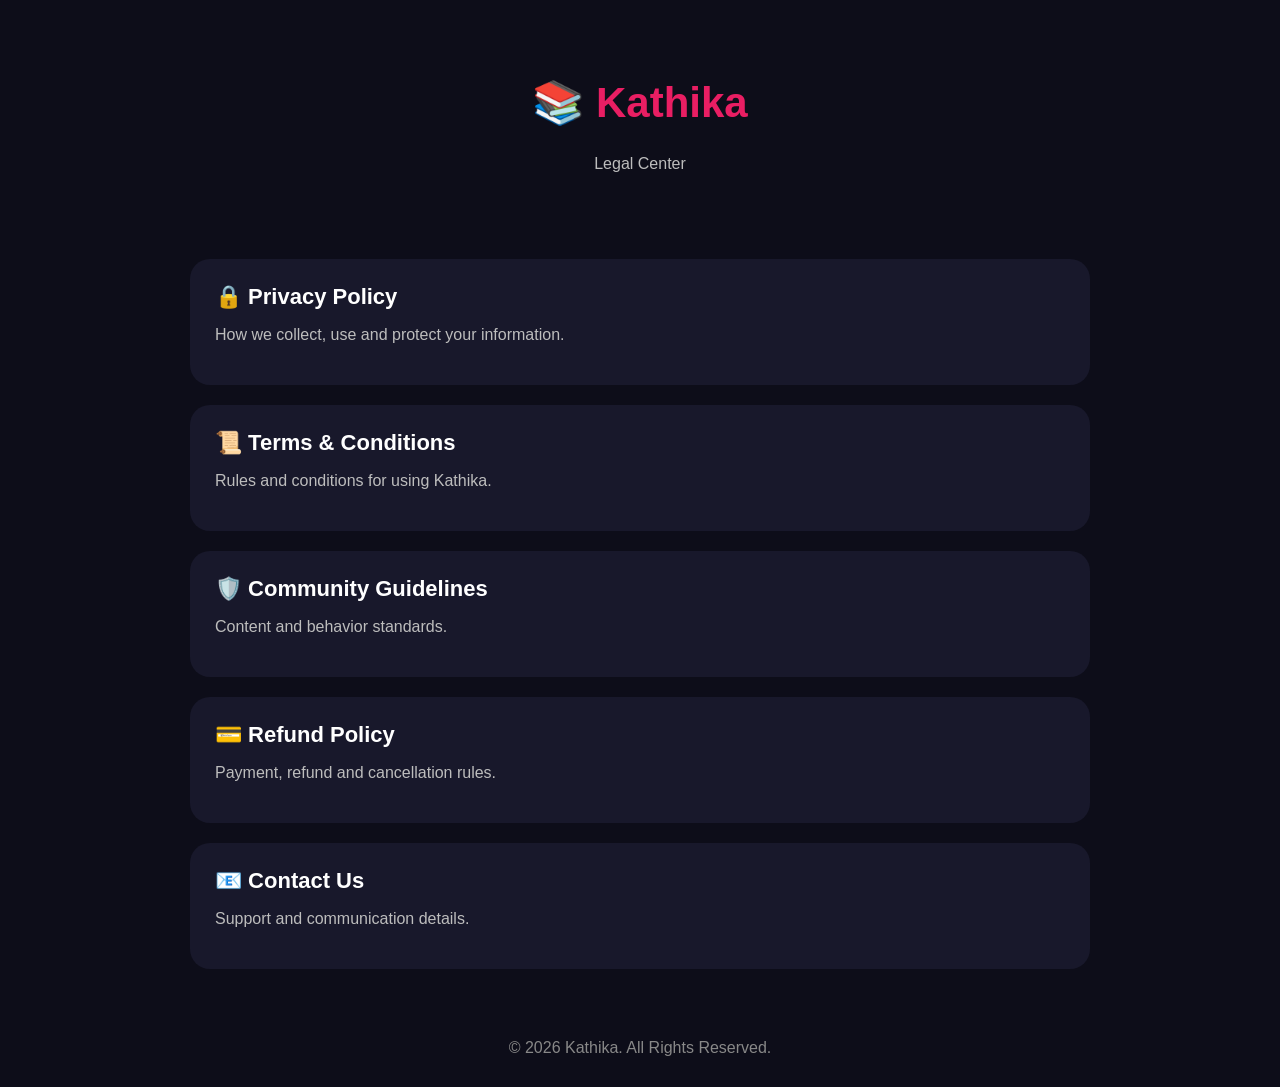
<file: index.html>
<!DOCTYPE html>
<html>
<head>
<meta charset="UTF-8">
<meta name="viewport" content="width=device-width, initial-scale=1.0">
<title>Kathika Legal Center</title>

<style>
body{
    margin:0;
    background:#0D0D19;
    color:white;
    font-family:Segoe UI,sans-serif;
}

.header{
    text-align:center;
    padding:50px 20px;
}

.header h1{
    color:#E91E63;
    font-size:42px;
}

.header p{
    color:#BDBDBD;
}

.container{
    max-width:900px;
    margin:auto;
    padding:20px;
}

.card{
    background:#18182B;
    border-radius:20px;
    padding:25px;
    margin-bottom:20px;
    transition:.3s;
}

.card:hover{
    transform:translateY(-3px);
}

.card a{
    color:white;
    text-decoration:none;
    font-size:22px;
    font-weight:bold;
}

.card p{
    color:#BDBDBD;
}

.footer{
    text-align:center;
    padding:30px;
    color:#888;
}
</style>
</head>

<body>

<div class="header">
<h1>📚 Kathika</h1>
<p>Legal Center</p>
</div>

<div class="container">

<div class="card">
<a href="privacy-policy.html">🔒 Privacy Policy</a>
<p>How we collect, use and protect your information.</p>
</div>

<div class="card">
<a href="terms-and-conditions.html">📜 Terms & Conditions</a>
<p>Rules and conditions for using Kathika.</p>
</div>

<div class="card">
<a href="community-guidelines.html">🛡️ Community Guidelines</a>
<p>Content and behavior standards.</p>
</div>

<div class="card">
<a href="refund-policy.html">💳 Refund Policy</a>
<p>Payment, refund and cancellation rules.</p>
</div>

<div class="card">
<a href="contact-us.html">📧 Contact Us</a>
<p>Support and communication details.</p>
</div>

</div>

<div class="footer">
© 2026 Kathika. All Rights Reserved.
</div>

</body>
</html>
</file>
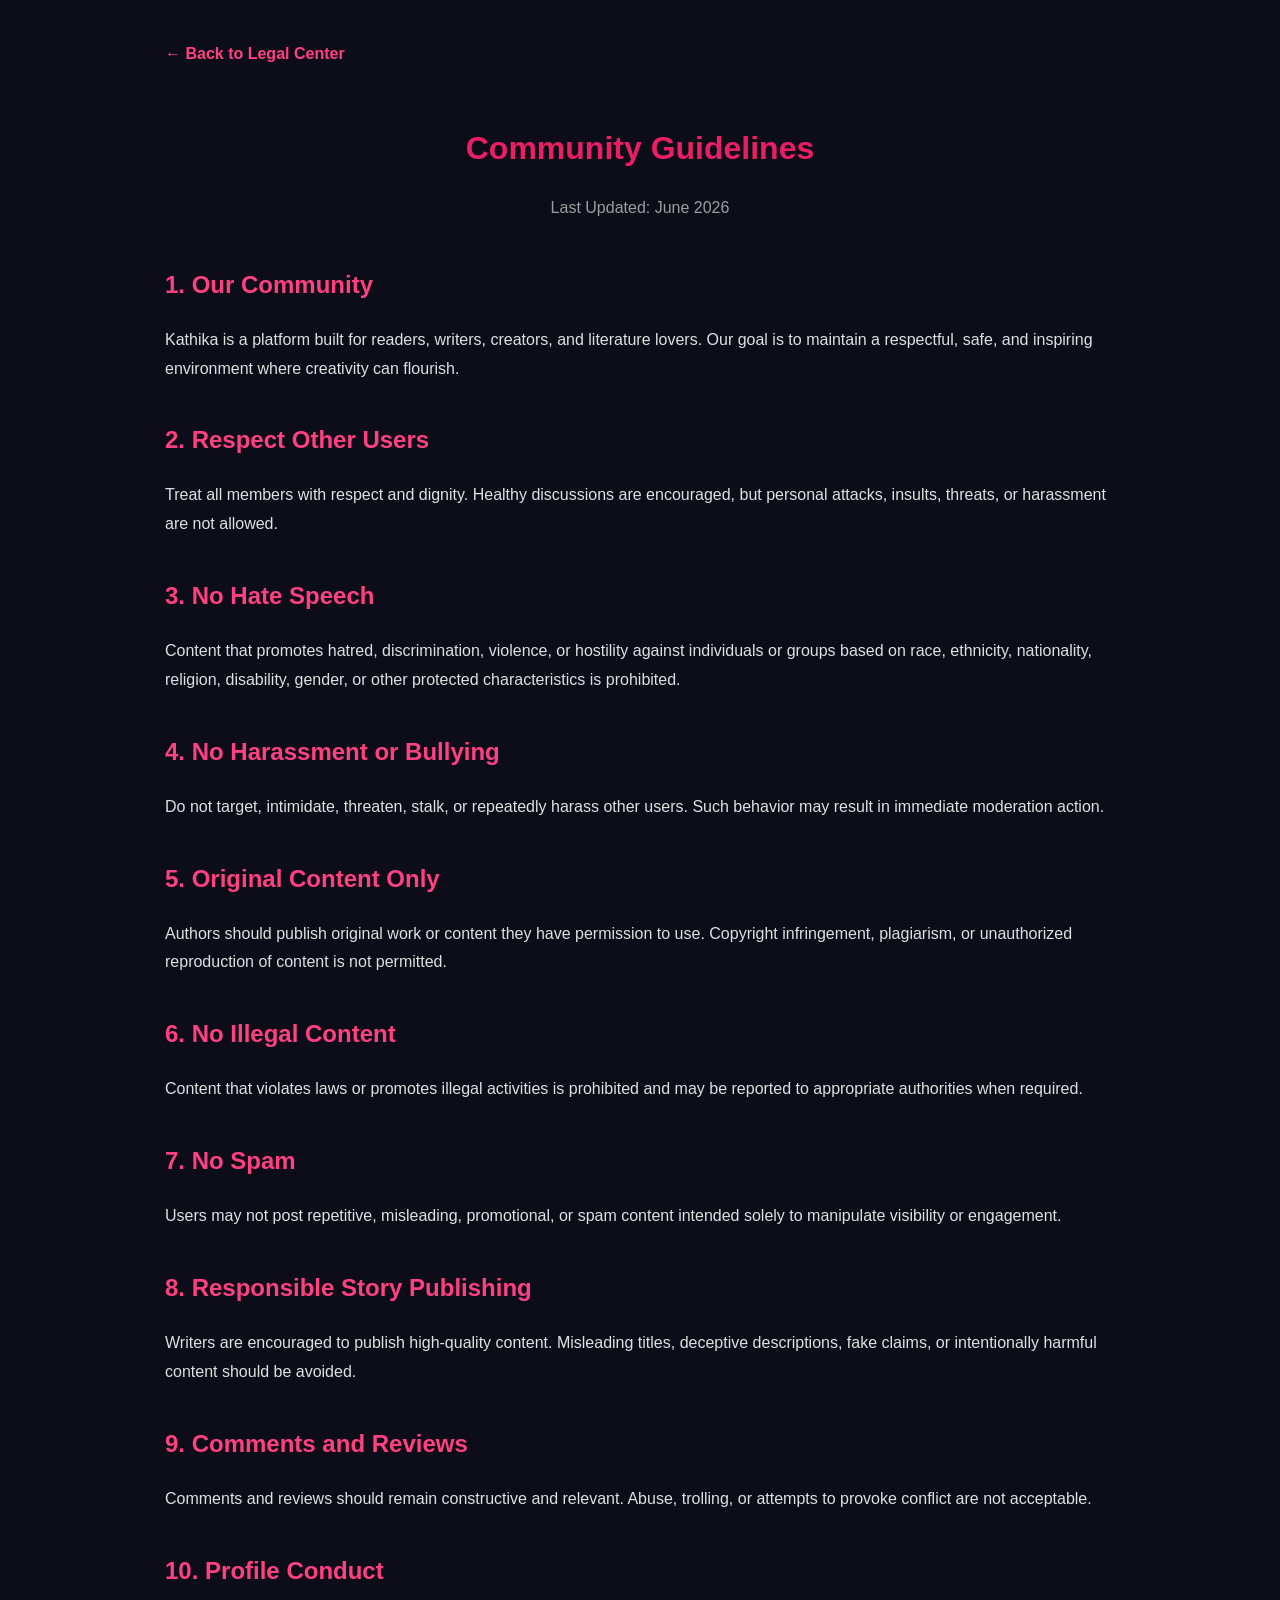
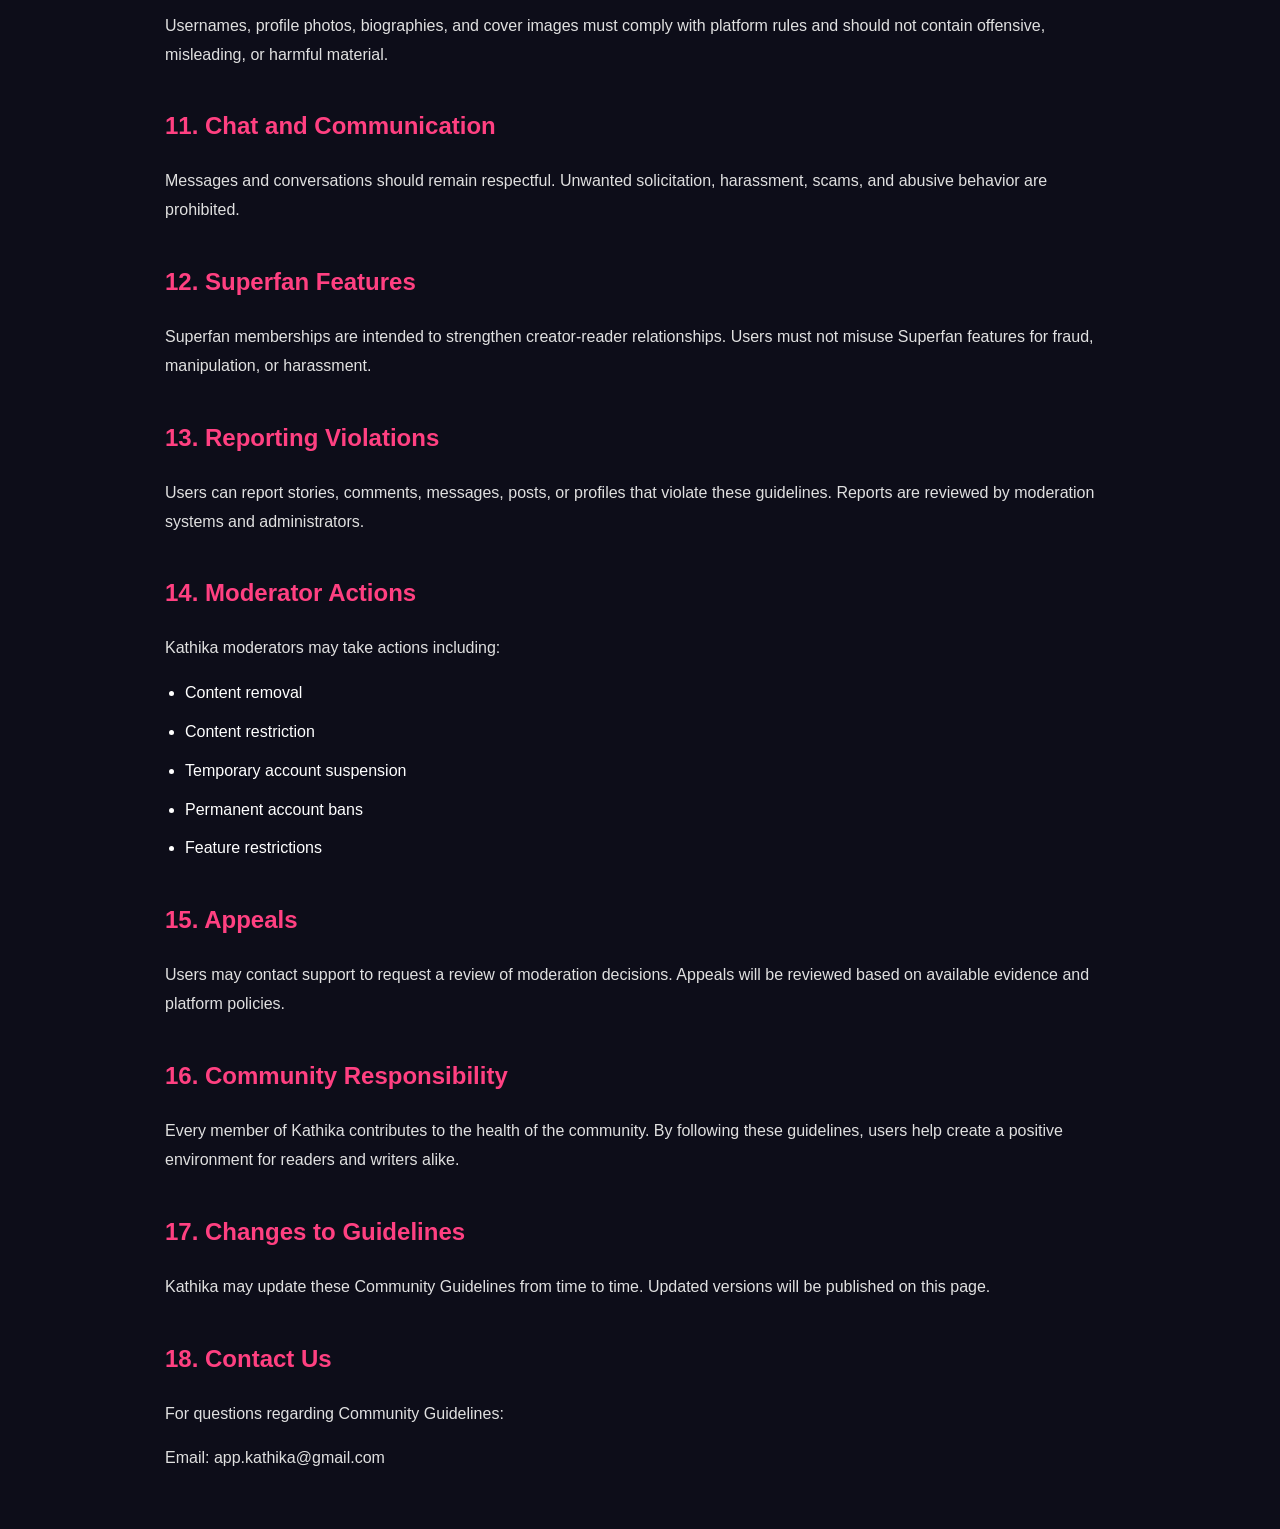
<file: community-guidelines.html>
<!DOCTYPE html>

<html lang="en">
<head>
<meta charset="UTF-8">
<meta name="viewport" content="width=device-width, initial-scale=1.0">
<title>Community Guidelines - Kathika</title>
<link rel="stylesheet" href="style.css">
</head>
<body>

<div class="container">

<a href="index.html" class="back-btn">← Back to Legal Center</a>

<h1>Community Guidelines</h1>

<p class="updated">Last Updated: June 2026</p>

<h2>1. Our Community</h2>
<p>
Kathika is a platform built for readers, writers, creators, and literature lovers. Our goal is to maintain a respectful, safe, and inspiring environment where creativity can flourish.
</p>

<h2>2. Respect Other Users</h2>
<p>
Treat all members with respect and dignity. Healthy discussions are encouraged, but personal attacks, insults, threats, or harassment are not allowed.
</p>

<h2>3. No Hate Speech</h2>
<p>
Content that promotes hatred, discrimination, violence, or hostility against individuals or groups based on race, ethnicity, nationality, religion, disability, gender, or other protected characteristics is prohibited.
</p>

<h2>4. No Harassment or Bullying</h2>
<p>
Do not target, intimidate, threaten, stalk, or repeatedly harass other users. Such behavior may result in immediate moderation action.
</p>

<h2>5. Original Content Only</h2>
<p>
Authors should publish original work or content they have permission to use. Copyright infringement, plagiarism, or unauthorized reproduction of content is not permitted.
</p>

<h2>6. No Illegal Content</h2>
<p>
Content that violates laws or promotes illegal activities is prohibited and may be reported to appropriate authorities when required.
</p>

<h2>7. No Spam</h2>
<p>
Users may not post repetitive, misleading, promotional, or spam content intended solely to manipulate visibility or engagement.
</p>

<h2>8. Responsible Story Publishing</h2>
<p>
Writers are encouraged to publish high-quality content. Misleading titles, deceptive descriptions, fake claims, or intentionally harmful content should be avoided.
</p>

<h2>9. Comments and Reviews</h2>
<p>
Comments and reviews should remain constructive and relevant. Abuse, trolling, or attempts to provoke conflict are not acceptable.
</p>

<h2>10. Profile Conduct</h2>
<p>
Usernames, profile photos, biographies, and cover images must comply with platform rules and should not contain offensive, misleading, or harmful material.
</p>

<h2>11. Chat and Communication</h2>
<p>
Messages and conversations should remain respectful. Unwanted solicitation, harassment, scams, and abusive behavior are prohibited.
</p>

<h2>12. Superfan Features</h2>
<p>
Superfan memberships are intended to strengthen creator-reader relationships. Users must not misuse Superfan features for fraud, manipulation, or harassment.
</p>

<h2>13. Reporting Violations</h2>
<p>
Users can report stories, comments, messages, posts, or profiles that violate these guidelines. Reports are reviewed by moderation systems and administrators.
</p>

<h2>14. Moderator Actions</h2>
<p>
Kathika moderators may take actions including:
</p>

<ul>
<li>Content removal</li>
<li>Content restriction</li>
<li>Temporary account suspension</li>
<li>Permanent account bans</li>
<li>Feature restrictions</li>
</ul>

<h2>15. Appeals</h2>
<p>
Users may contact support to request a review of moderation decisions. Appeals will be reviewed based on available evidence and platform policies.
</p>

<h2>16. Community Responsibility</h2>
<p>
Every member of Kathika contributes to the health of the community. By following these guidelines, users help create a positive environment for readers and writers alike.
</p>

<h2>17. Changes to Guidelines</h2>
<p>
Kathika may update these Community Guidelines from time to time. Updated versions will be published on this page.
</p>

<h2>18. Contact Us</h2>
<p>
For questions regarding Community Guidelines:
</p>

<p>
Email: app.kathika@gmail.com
</p>

</div>

</body>
</html>
</file>
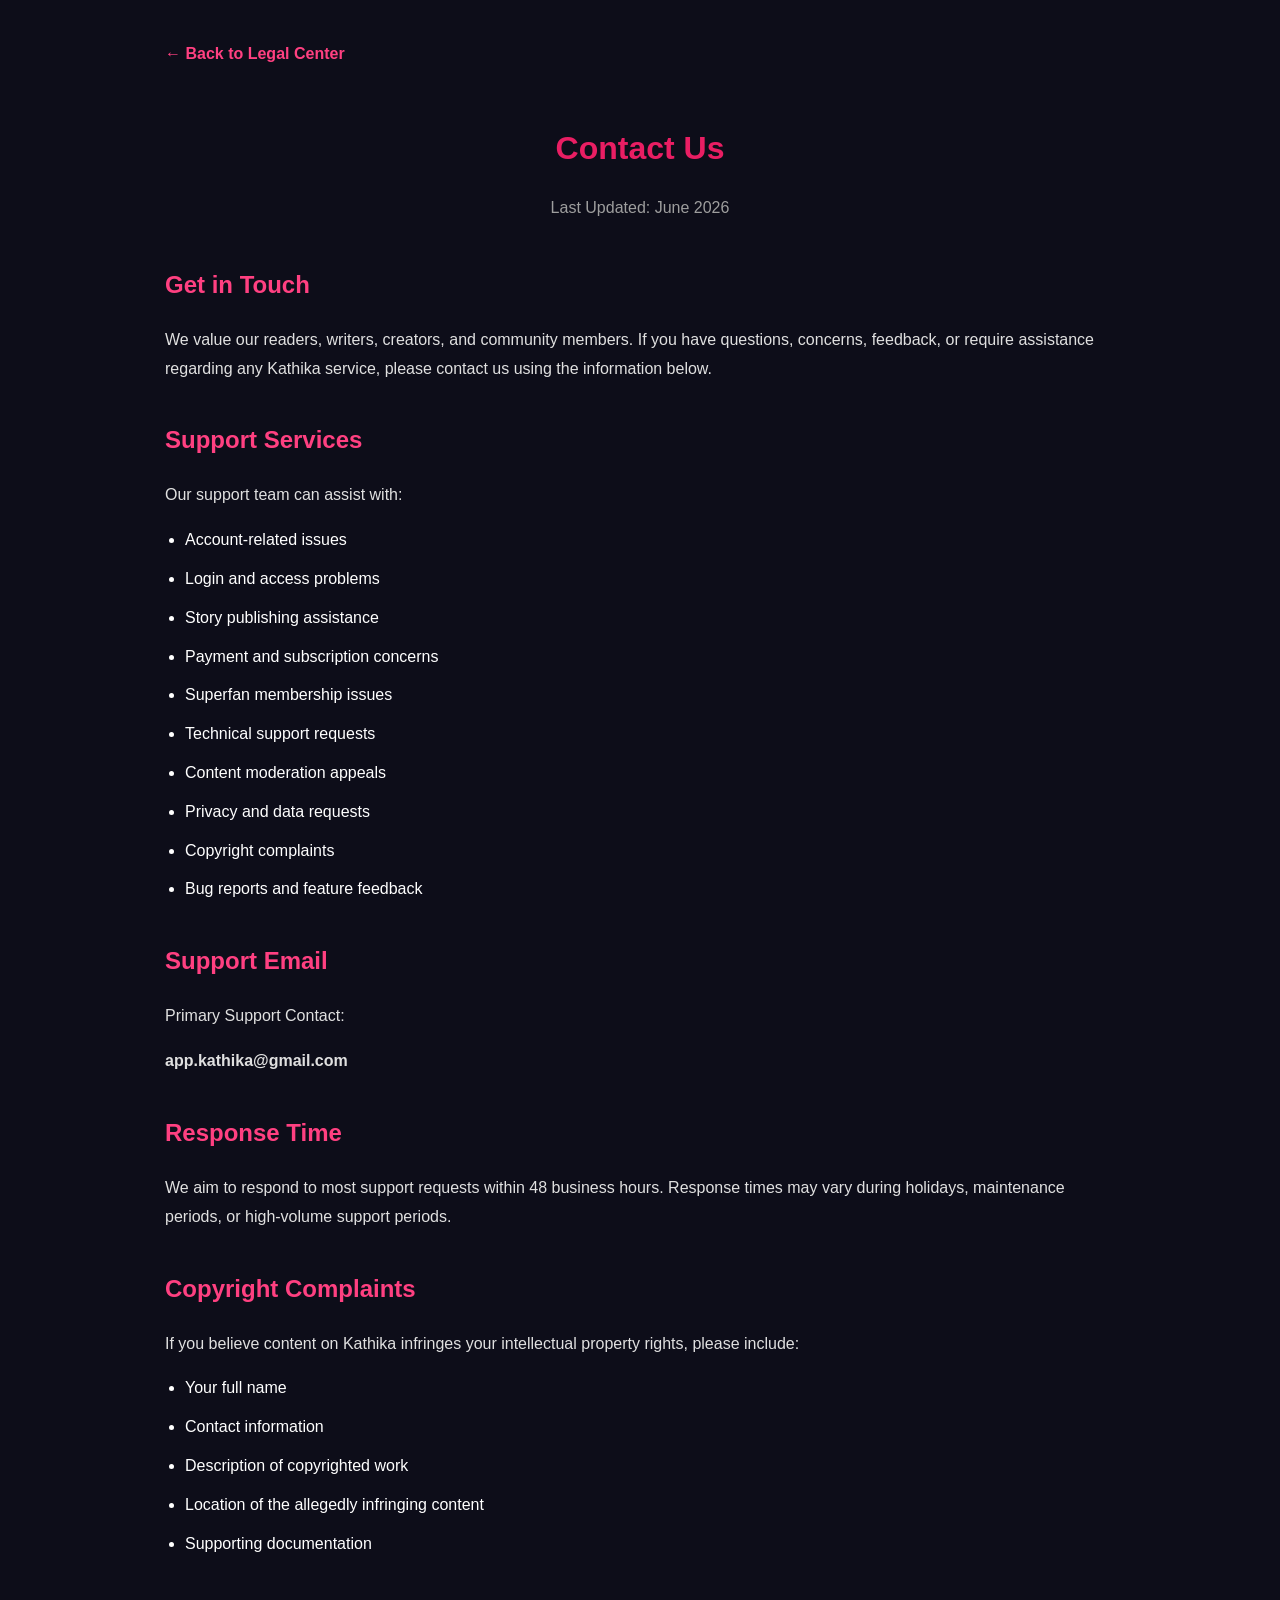
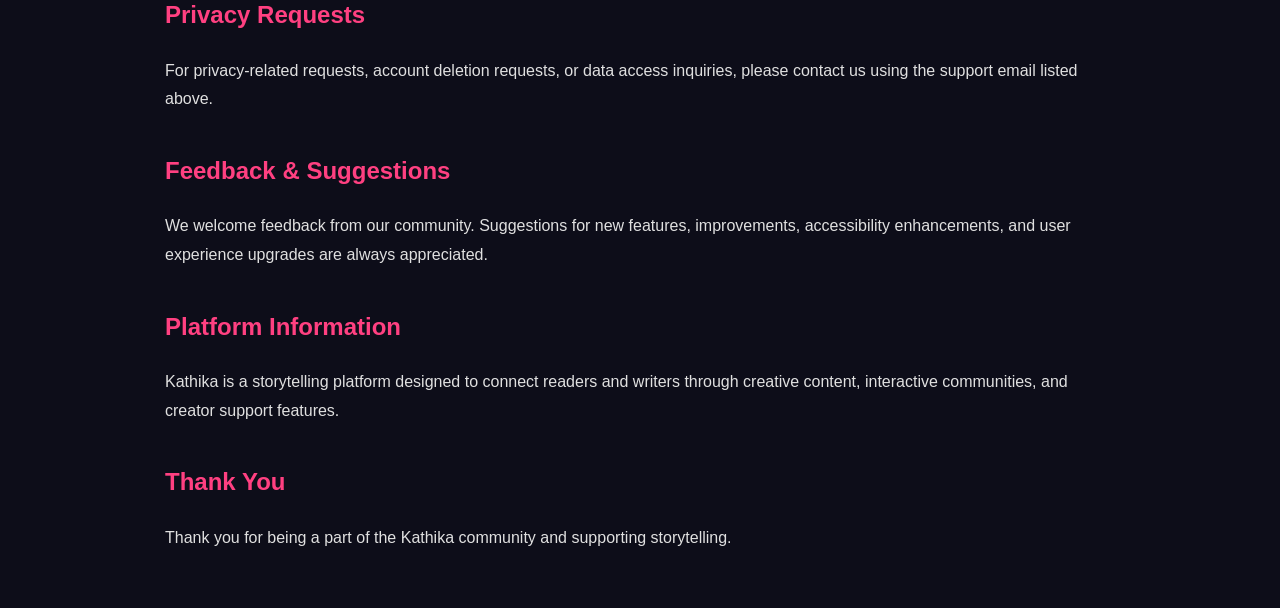
<file: contact-us.html>
<!DOCTYPE html>

<html lang="en">
<head>
<meta charset="UTF-8">
<meta name="viewport" content="width=device-width, initial-scale=1.0">
<title>Contact Us - Kathika</title>
<link rel="stylesheet" href="style.css">
</head>
<body>

<div class="container">

<a href="index.html" class="back-btn">← Back to Legal Center</a>

<h1>Contact Us</h1>

<p class="updated">Last Updated: June 2026</p>

<h2>Get in Touch</h2>

<p>
We value our readers, writers, creators, and community members. If you have questions, concerns, feedback, or require assistance regarding any Kathika service, please contact us using the information below.
</p>

<h2>Support Services</h2>

<p>
Our support team can assist with:
</p>

<ul>
<li>Account-related issues</li>
<li>Login and access problems</li>
<li>Story publishing assistance</li>
<li>Payment and subscription concerns</li>
<li>Superfan membership issues</li>
<li>Technical support requests</li>
<li>Content moderation appeals</li>
<li>Privacy and data requests</li>
<li>Copyright complaints</li>
<li>Bug reports and feature feedback</li>
</ul>

<h2>Support Email</h2>

<p>
Primary Support Contact:
</p>

<p>
<strong>app.kathika@gmail.com</strong>
</p>

<h2>Response Time</h2>

<p>
We aim to respond to most support requests within 48 business hours. Response times may vary during holidays, maintenance periods, or high-volume support periods.
</p>

<h2>Copyright Complaints</h2>

<p>
If you believe content on Kathika infringes your intellectual property rights, please include:
</p>

<ul>
<li>Your full name</li>
<li>Contact information</li>
<li>Description of copyrighted work</li>
<li>Location of the allegedly infringing content</li>
<li>Supporting documentation</li>
</ul>

<h2>Privacy Requests</h2>

<p>
For privacy-related requests, account deletion requests, or data access inquiries, please contact us using the support email listed above.
</p>

<h2>Feedback & Suggestions</h2>

<p>
We welcome feedback from our community. Suggestions for new features, improvements, accessibility enhancements, and user experience upgrades are always appreciated.
</p>

<h2>Platform Information</h2>

<p>
Kathika is a storytelling platform designed to connect readers and writers through creative content, interactive communities, and creator support features.
</p>

<h2>Thank You</h2>

<p>
Thank you for being a part of the Kathika community and supporting storytelling.
</p>

</div>

</body>
</html>
</file>
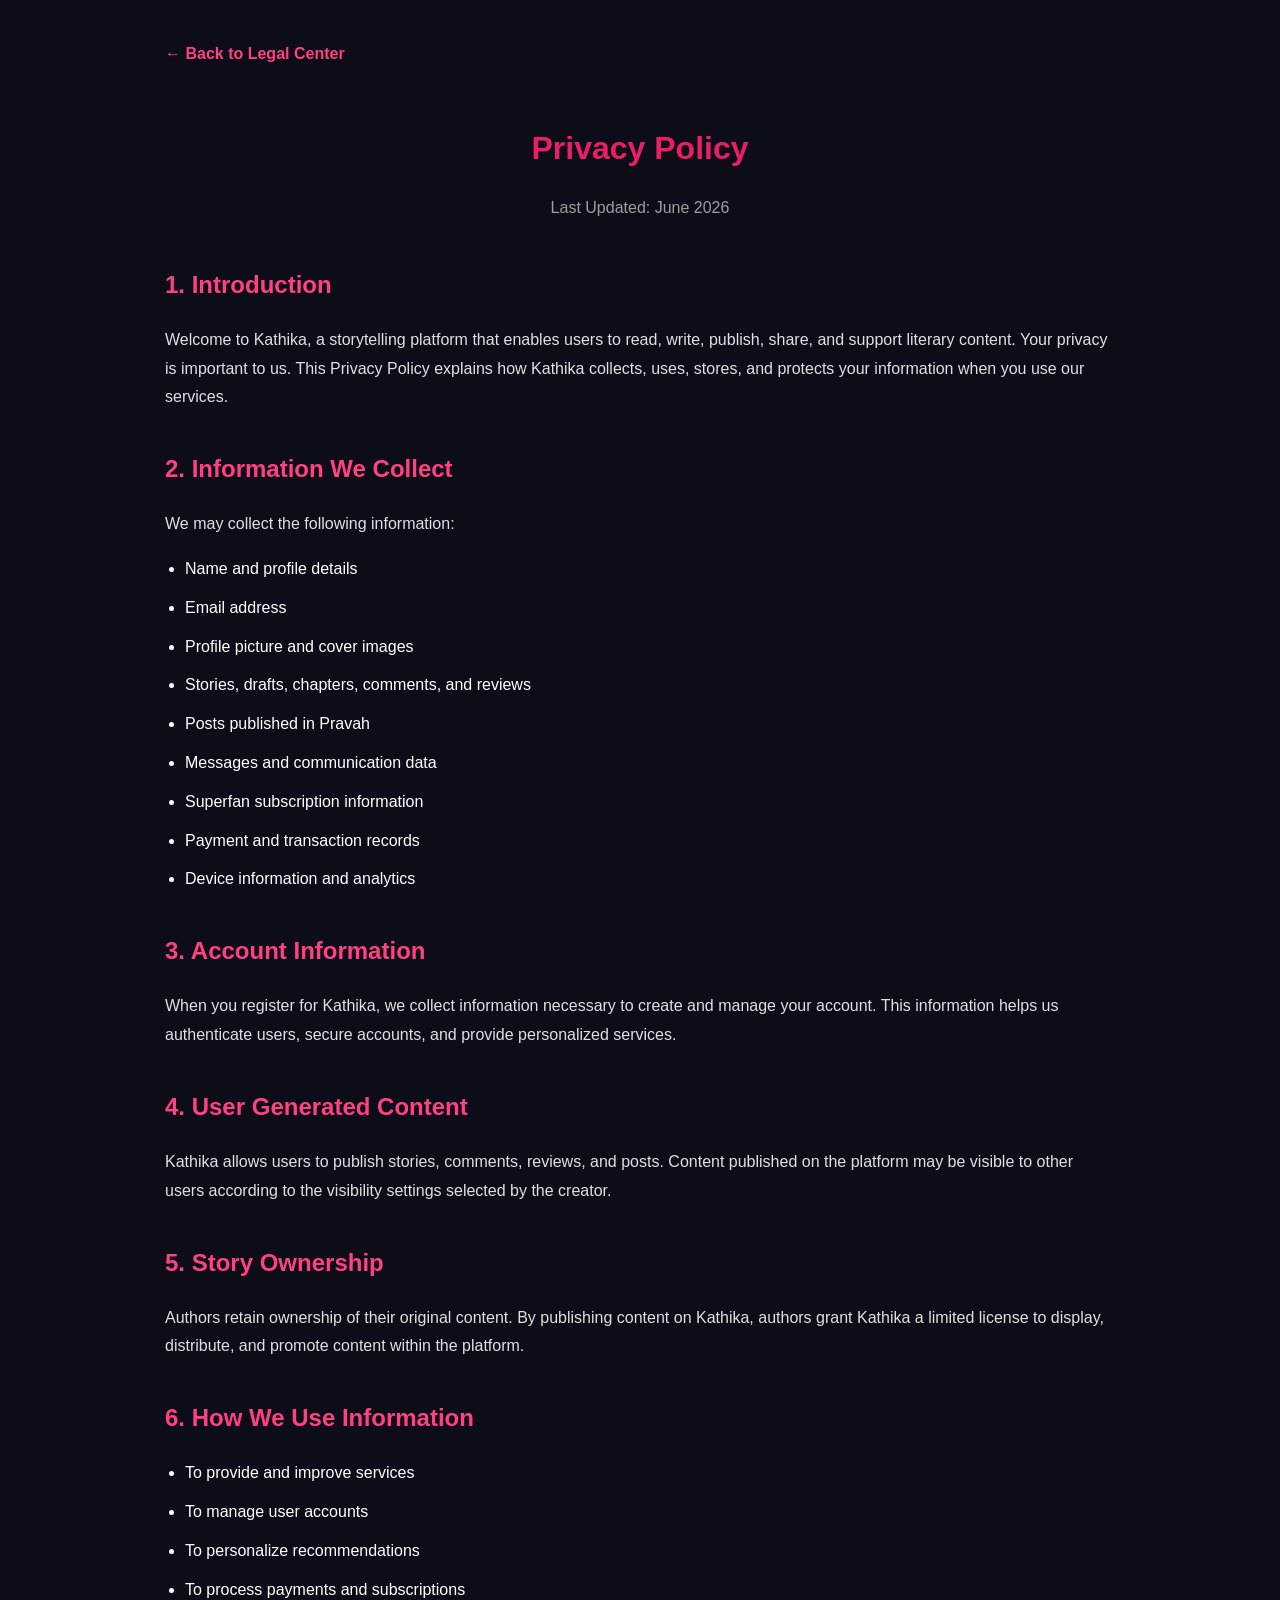
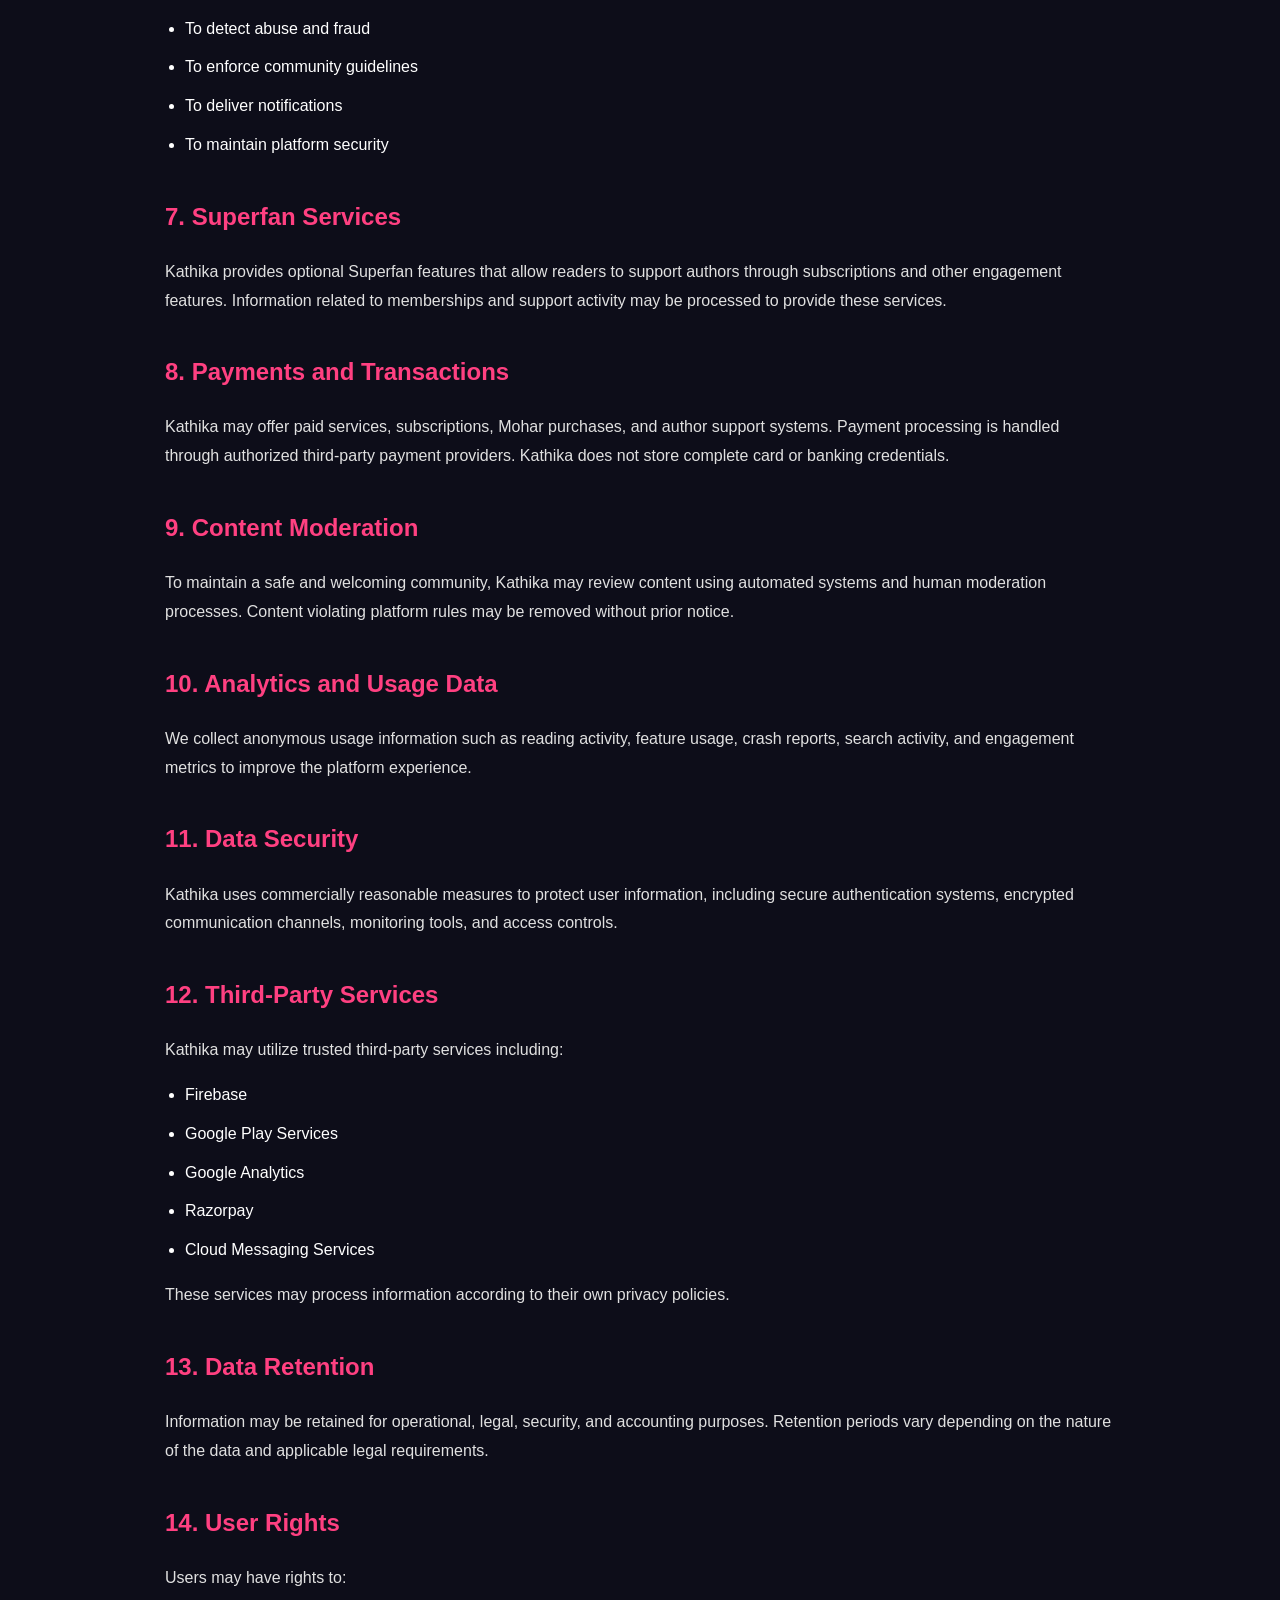
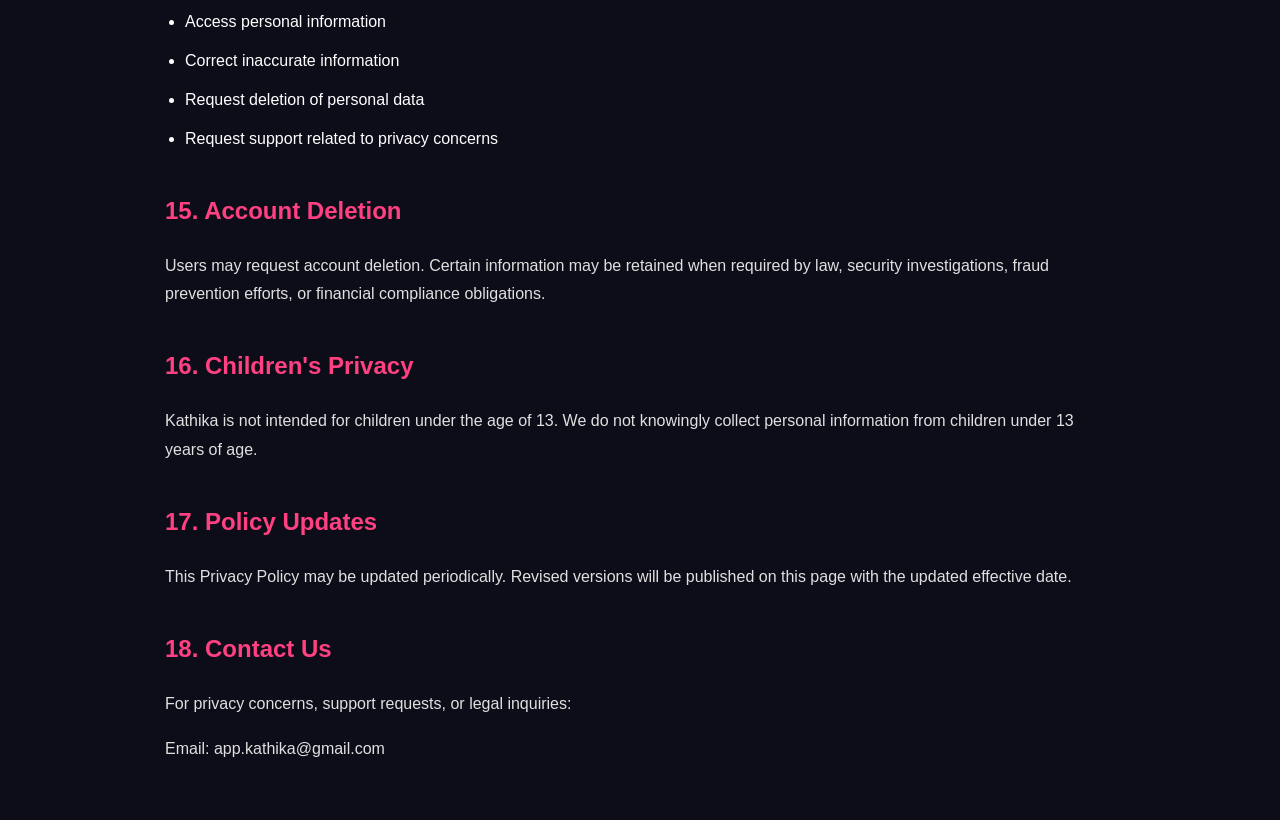
<file: privacy-policy.html>
<!DOCTYPE html>

<html lang="en">
<head>
<meta charset="UTF-8">
<meta name="viewport" content="width=device-width, initial-scale=1.0">
<title>Privacy Policy - Kathika</title>
<link rel="stylesheet" href="style.css">
</head>
<body>

<div class="container">

<a href="index.html" class="back-btn">← Back to Legal Center</a>

<h1>Privacy Policy</h1>

<p class="updated">Last Updated: June 2026</p>

<h2>1. Introduction</h2>
<p>
Welcome to Kathika, a storytelling platform that enables users to read, write, publish, share, and support literary content. Your privacy is important to us. This Privacy Policy explains how Kathika collects, uses, stores, and protects your information when you use our services.
</p>

<h2>2. Information We Collect</h2>
<p>We may collect the following information:</p>

<ul>
<li>Name and profile details</li>
<li>Email address</li>
<li>Profile picture and cover images</li>
<li>Stories, drafts, chapters, comments, and reviews</li>
<li>Posts published in Pravah</li>
<li>Messages and communication data</li>
<li>Superfan subscription information</li>
<li>Payment and transaction records</li>
<li>Device information and analytics</li>
</ul>

<h2>3. Account Information</h2>
<p>
When you register for Kathika, we collect information necessary to create and manage your account. This information helps us authenticate users, secure accounts, and provide personalized services.
</p>

<h2>4. User Generated Content</h2>
<p>
Kathika allows users to publish stories, comments, reviews, and posts. Content published on the platform may be visible to other users according to the visibility settings selected by the creator.
</p>

<h2>5. Story Ownership</h2>
<p>
Authors retain ownership of their original content. By publishing content on Kathika, authors grant Kathika a limited license to display, distribute, and promote content within the platform.
</p>

<h2>6. How We Use Information</h2>

<ul>
<li>To provide and improve services</li>
<li>To manage user accounts</li>
<li>To personalize recommendations</li>
<li>To process payments and subscriptions</li>
<li>To detect abuse and fraud</li>
<li>To enforce community guidelines</li>
<li>To deliver notifications</li>
<li>To maintain platform security</li>
</ul>

<h2>7. Superfan Services</h2>
<p>
Kathika provides optional Superfan features that allow readers to support authors through subscriptions and other engagement features. Information related to memberships and support activity may be processed to provide these services.
</p>

<h2>8. Payments and Transactions</h2>
<p>
Kathika may offer paid services, subscriptions, Mohar purchases, and author support systems. Payment processing is handled through authorized third-party payment providers. Kathika does not store complete card or banking credentials.
</p>

<h2>9. Content Moderation</h2>
<p>
To maintain a safe and welcoming community, Kathika may review content using automated systems and human moderation processes. Content violating platform rules may be removed without prior notice.
</p>

<h2>10. Analytics and Usage Data</h2>
<p>
We collect anonymous usage information such as reading activity, feature usage, crash reports, search activity, and engagement metrics to improve the platform experience.
</p>

<h2>11. Data Security</h2>
<p>
Kathika uses commercially reasonable measures to protect user information, including secure authentication systems, encrypted communication channels, monitoring tools, and access controls.
</p>

<h2>12. Third-Party Services</h2>
<p>
Kathika may utilize trusted third-party services including:
</p>

<ul>
<li>Firebase</li>
<li>Google Play Services</li>
<li>Google Analytics</li>
<li>Razorpay</li>
<li>Cloud Messaging Services</li>
</ul>

<p>
These services may process information according to their own privacy policies.
</p>

<h2>13. Data Retention</h2>
<p>
Information may be retained for operational, legal, security, and accounting purposes. Retention periods vary depending on the nature of the data and applicable legal requirements.
</p>

<h2>14. User Rights</h2>
<p>
Users may have rights to:
</p>

<ul>
<li>Access personal information</li>
<li>Correct inaccurate information</li>
<li>Request deletion of personal data</li>
<li>Request support related to privacy concerns</li>
</ul>

<h2>15. Account Deletion</h2>
<p>
Users may request account deletion. Certain information may be retained when required by law, security investigations, fraud prevention efforts, or financial compliance obligations.
</p>

<h2>16. Children's Privacy</h2>
<p>
Kathika is not intended for children under the age of 13. We do not knowingly collect personal information from children under 13 years of age.
</p>

<h2>17. Policy Updates</h2>
<p>
This Privacy Policy may be updated periodically. Revised versions will be published on this page with the updated effective date.
</p>

<h2>18. Contact Us</h2>
<p>
For privacy concerns, support requests, or legal inquiries:
</p>

<p>
Email: app.kathika@gmail.com
</p>

</div>

</body>
</html>
</file>
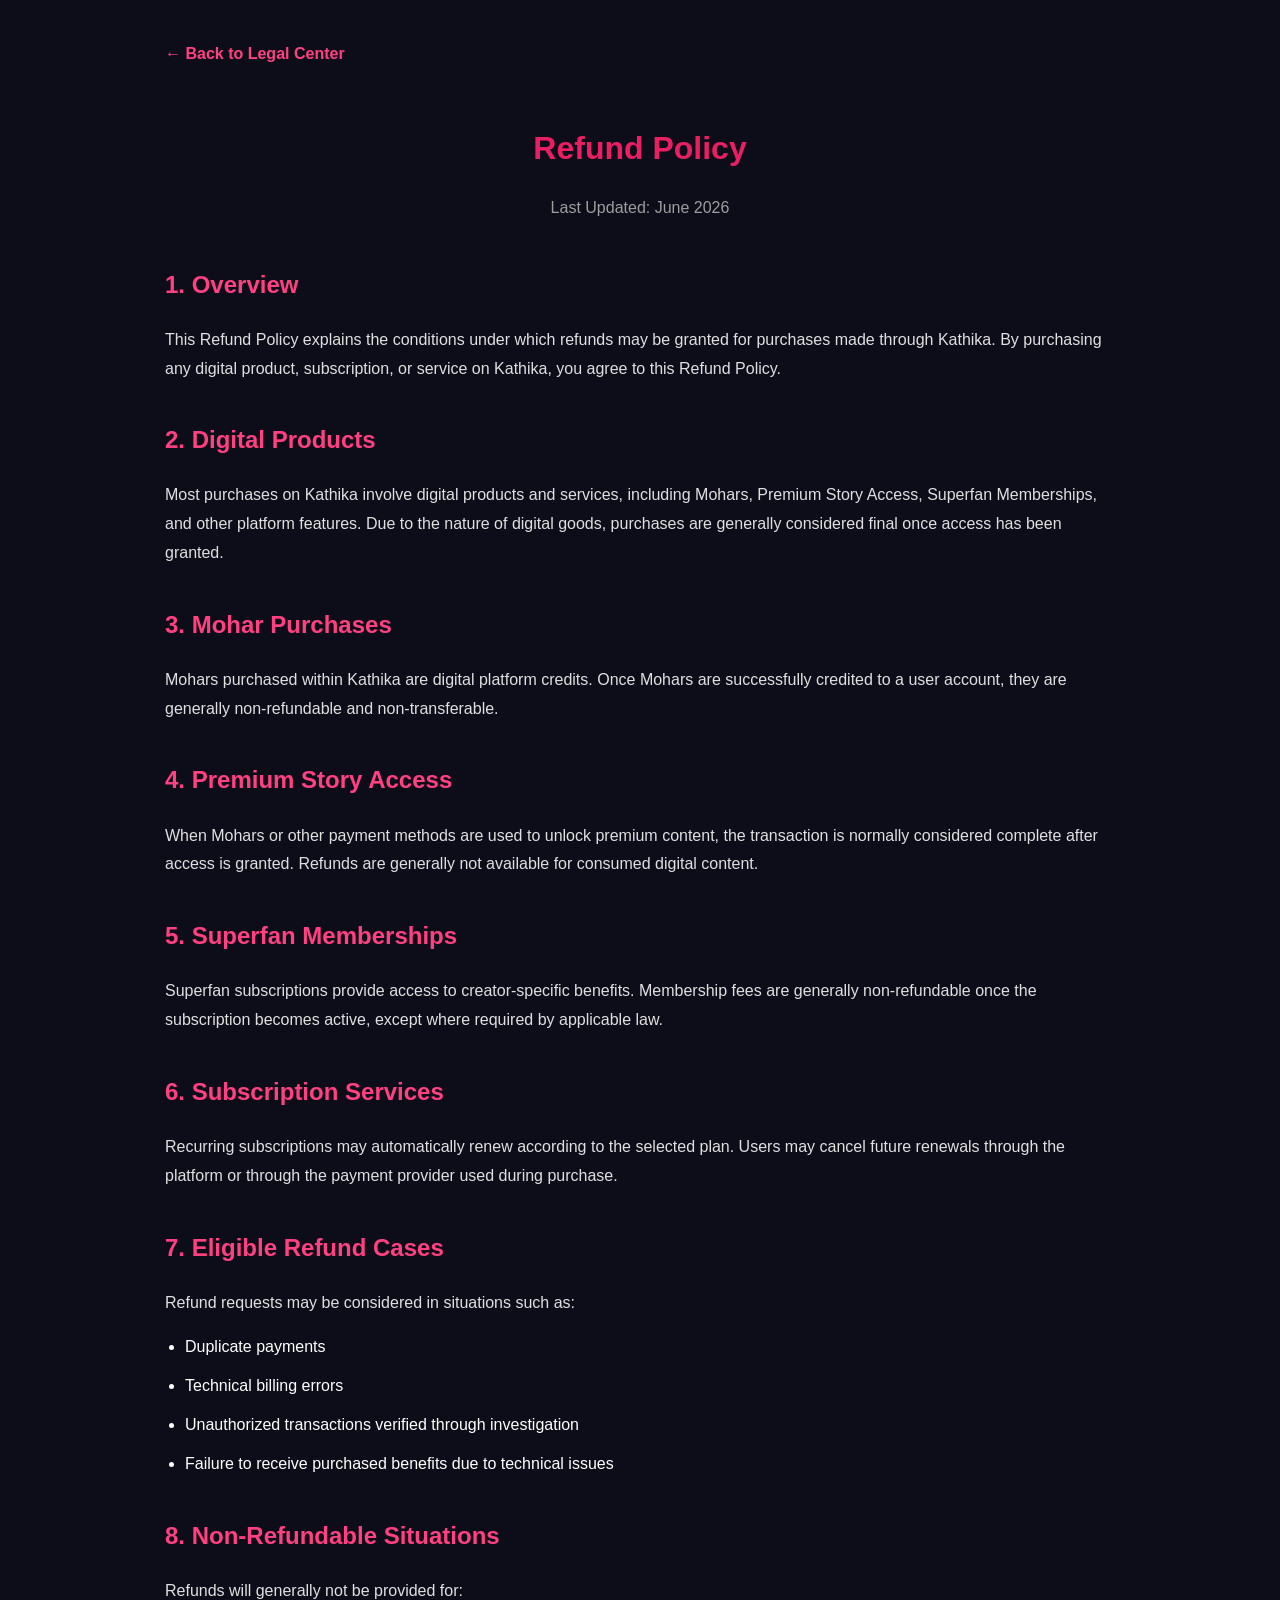
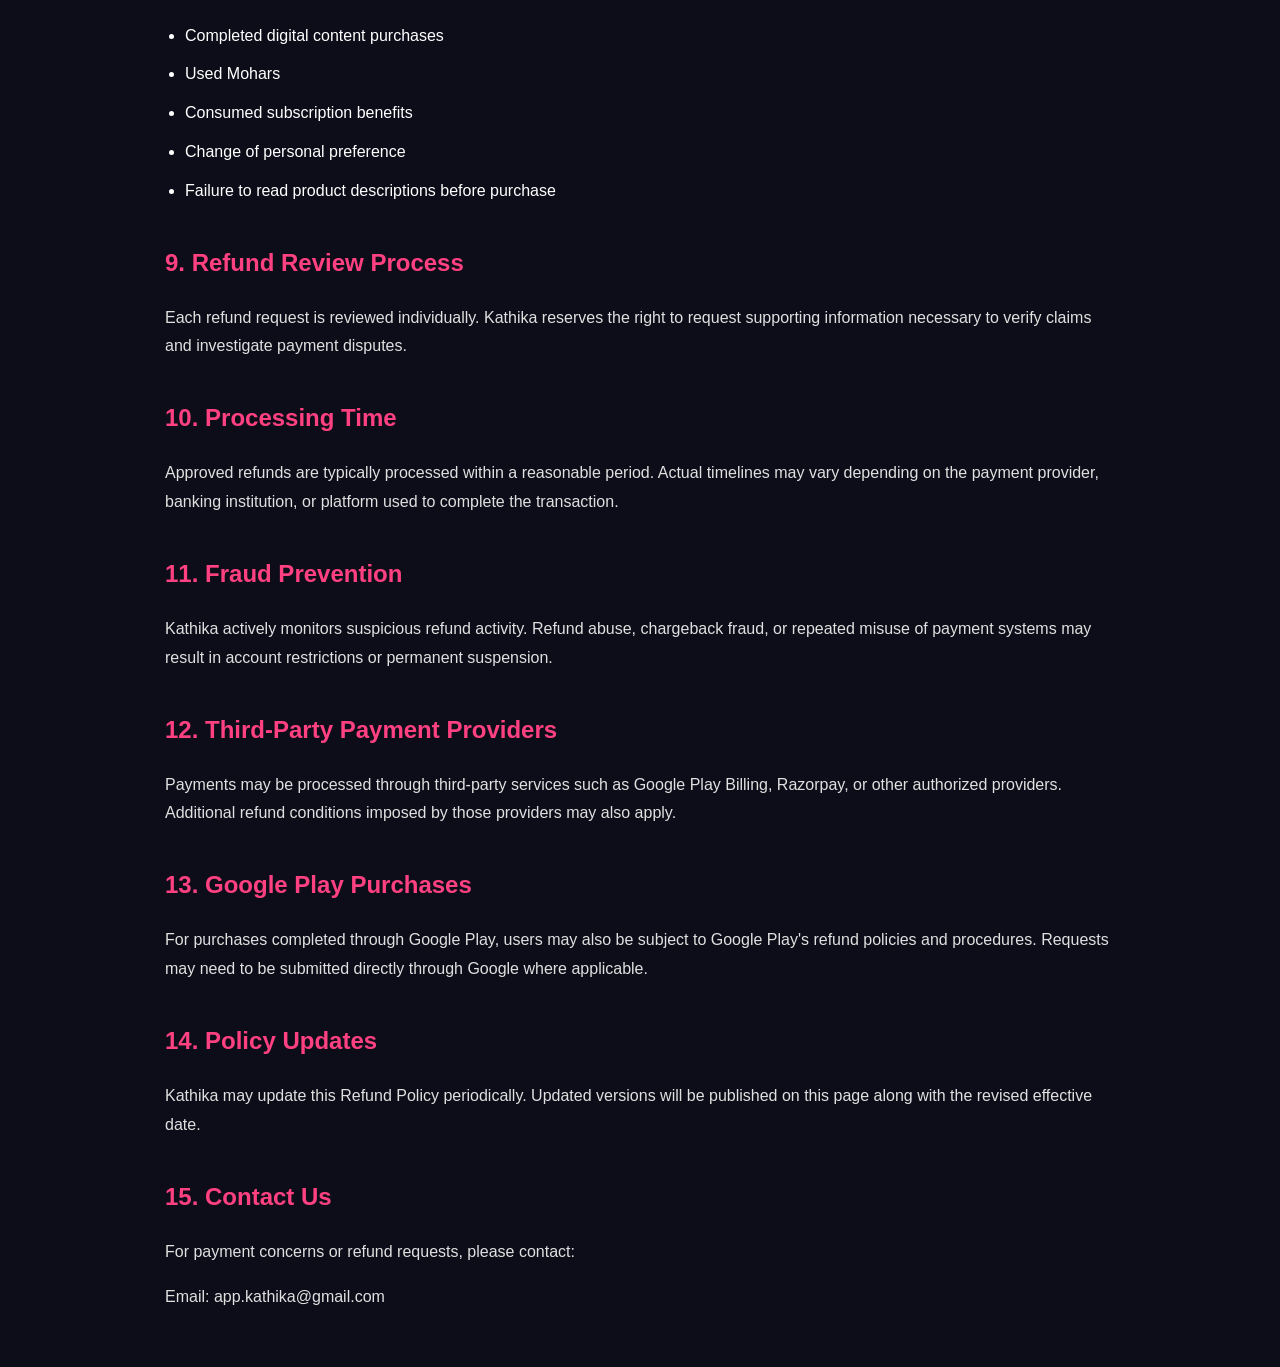
<file: refund-policy.html>
<!DOCTYPE html>

<html lang="en">
<head>
<meta charset="UTF-8">
<meta name="viewport" content="width=device-width, initial-scale=1.0">
<title>Refund Policy - Kathika</title>
<link rel="stylesheet" href="style.css">
</head>
<body>

<div class="container">

<a href="index.html" class="back-btn">← Back to Legal Center</a>

<h1>Refund Policy</h1>

<p class="updated">Last Updated: June 2026</p>

<h2>1. Overview</h2>
<p>
This Refund Policy explains the conditions under which refunds may be granted for purchases made through Kathika. By purchasing any digital product, subscription, or service on Kathika, you agree to this Refund Policy.
</p>

<h2>2. Digital Products</h2>
<p>
Most purchases on Kathika involve digital products and services, including Mohars, Premium Story Access, Superfan Memberships, and other platform features. Due to the nature of digital goods, purchases are generally considered final once access has been granted.
</p>

<h2>3. Mohar Purchases</h2>
<p>
Mohars purchased within Kathika are digital platform credits. Once Mohars are successfully credited to a user account, they are generally non-refundable and non-transferable.
</p>

<h2>4. Premium Story Access</h2>
<p>
When Mohars or other payment methods are used to unlock premium content, the transaction is normally considered complete after access is granted. Refunds are generally not available for consumed digital content.
</p>

<h2>5. Superfan Memberships</h2>
<p>
Superfan subscriptions provide access to creator-specific benefits. Membership fees are generally non-refundable once the subscription becomes active, except where required by applicable law.
</p>

<h2>6. Subscription Services</h2>
<p>
Recurring subscriptions may automatically renew according to the selected plan. Users may cancel future renewals through the platform or through the payment provider used during purchase.
</p>

<h2>7. Eligible Refund Cases</h2>
<p>
Refund requests may be considered in situations such as:
</p>

<ul>
<li>Duplicate payments</li>
<li>Technical billing errors</li>
<li>Unauthorized transactions verified through investigation</li>
<li>Failure to receive purchased benefits due to technical issues</li>
</ul>

<h2>8. Non-Refundable Situations</h2>
<p>
Refunds will generally not be provided for:
</p>

<ul>
<li>Completed digital content purchases</li>
<li>Used Mohars</li>
<li>Consumed subscription benefits</li>
<li>Change of personal preference</li>
<li>Failure to read product descriptions before purchase</li>
</ul>

<h2>9. Refund Review Process</h2>
<p>
Each refund request is reviewed individually. Kathika reserves the right to request supporting information necessary to verify claims and investigate payment disputes.
</p>

<h2>10. Processing Time</h2>
<p>
Approved refunds are typically processed within a reasonable period. Actual timelines may vary depending on the payment provider, banking institution, or platform used to complete the transaction.
</p>

<h2>11. Fraud Prevention</h2>
<p>
Kathika actively monitors suspicious refund activity. Refund abuse, chargeback fraud, or repeated misuse of payment systems may result in account restrictions or permanent suspension.
</p>

<h2>12. Third-Party Payment Providers</h2>
<p>
Payments may be processed through third-party services such as Google Play Billing, Razorpay, or other authorized providers. Additional refund conditions imposed by those providers may also apply.
</p>

<h2>13. Google Play Purchases</h2>
<p>
For purchases completed through Google Play, users may also be subject to Google Play's refund policies and procedures. Requests may need to be submitted directly through Google where applicable.
</p>

<h2>14. Policy Updates</h2>
<p>
Kathika may update this Refund Policy periodically. Updated versions will be published on this page along with the revised effective date.
</p>

<h2>15. Contact Us</h2>
<p>
For payment concerns or refund requests, please contact:
</p>

<p>
Email: app.kathika@gmail.com
</p>

</div>

</body>
</html>
</file>
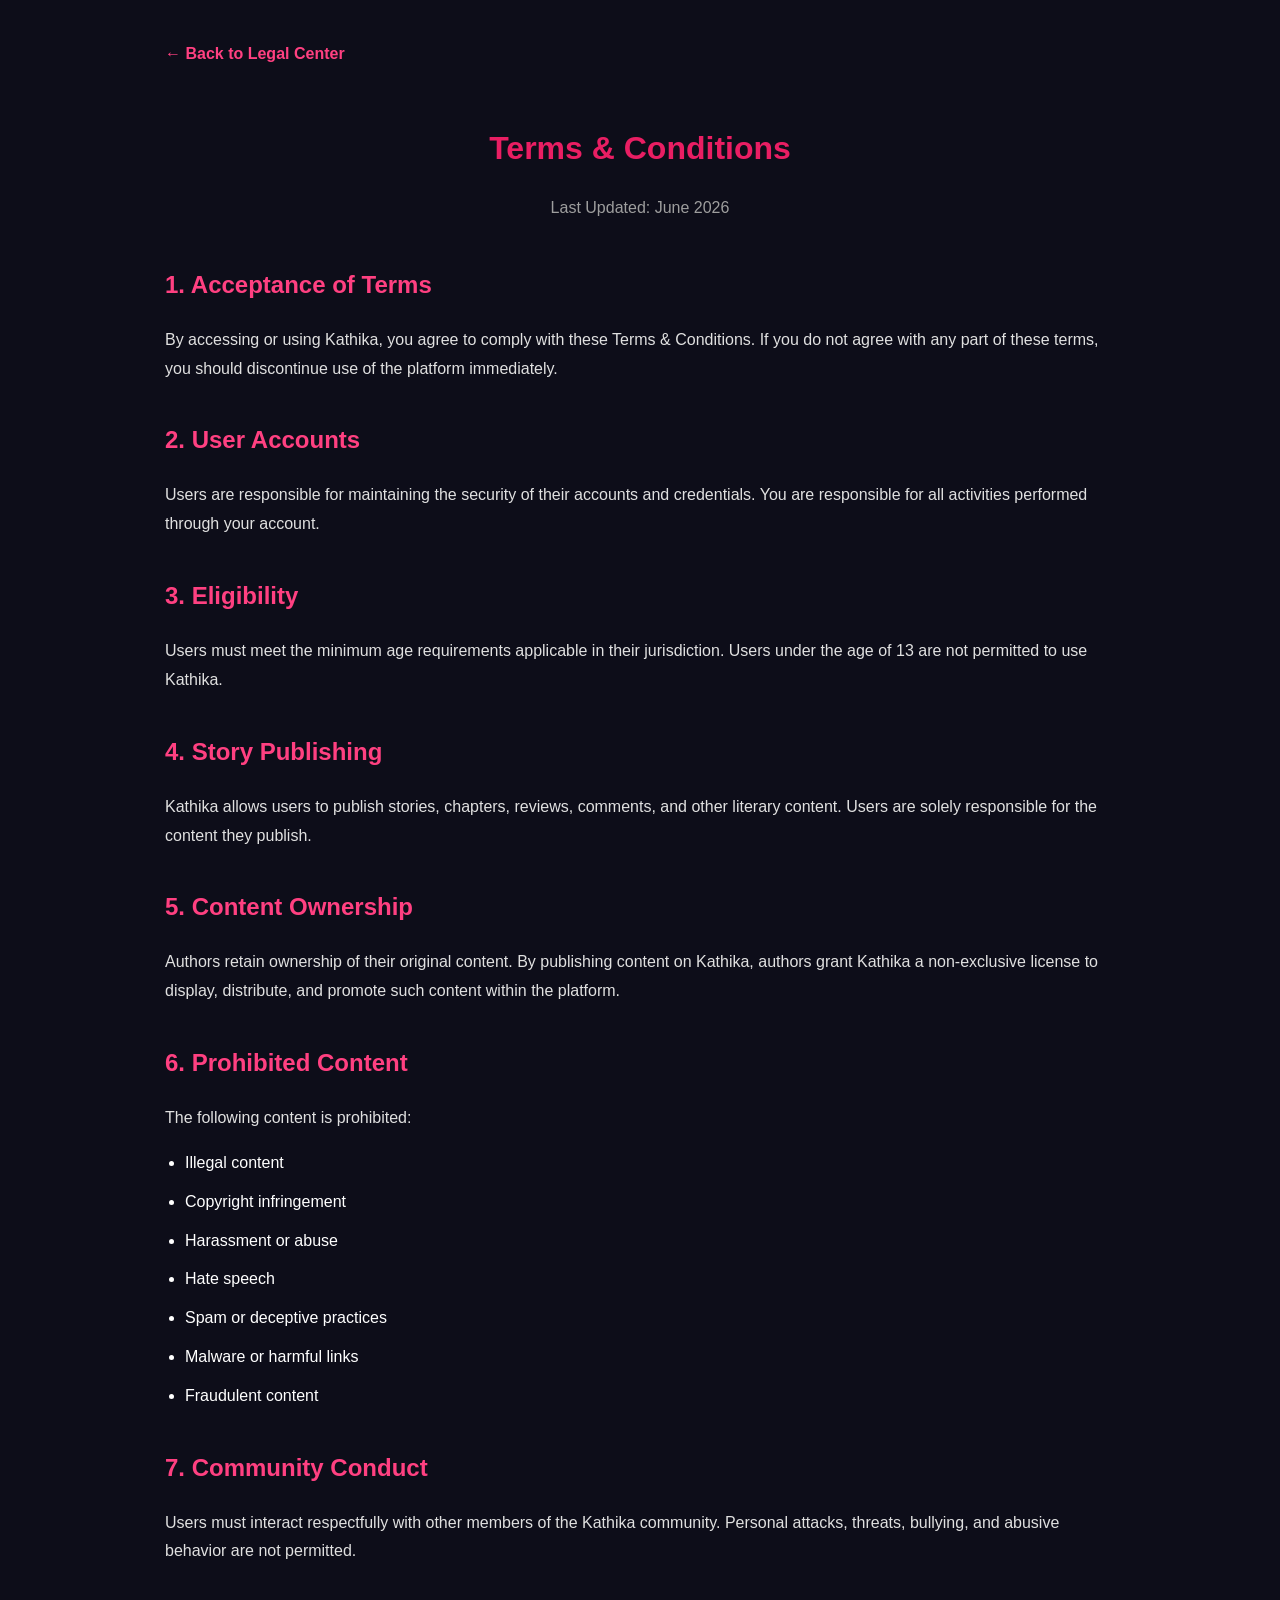
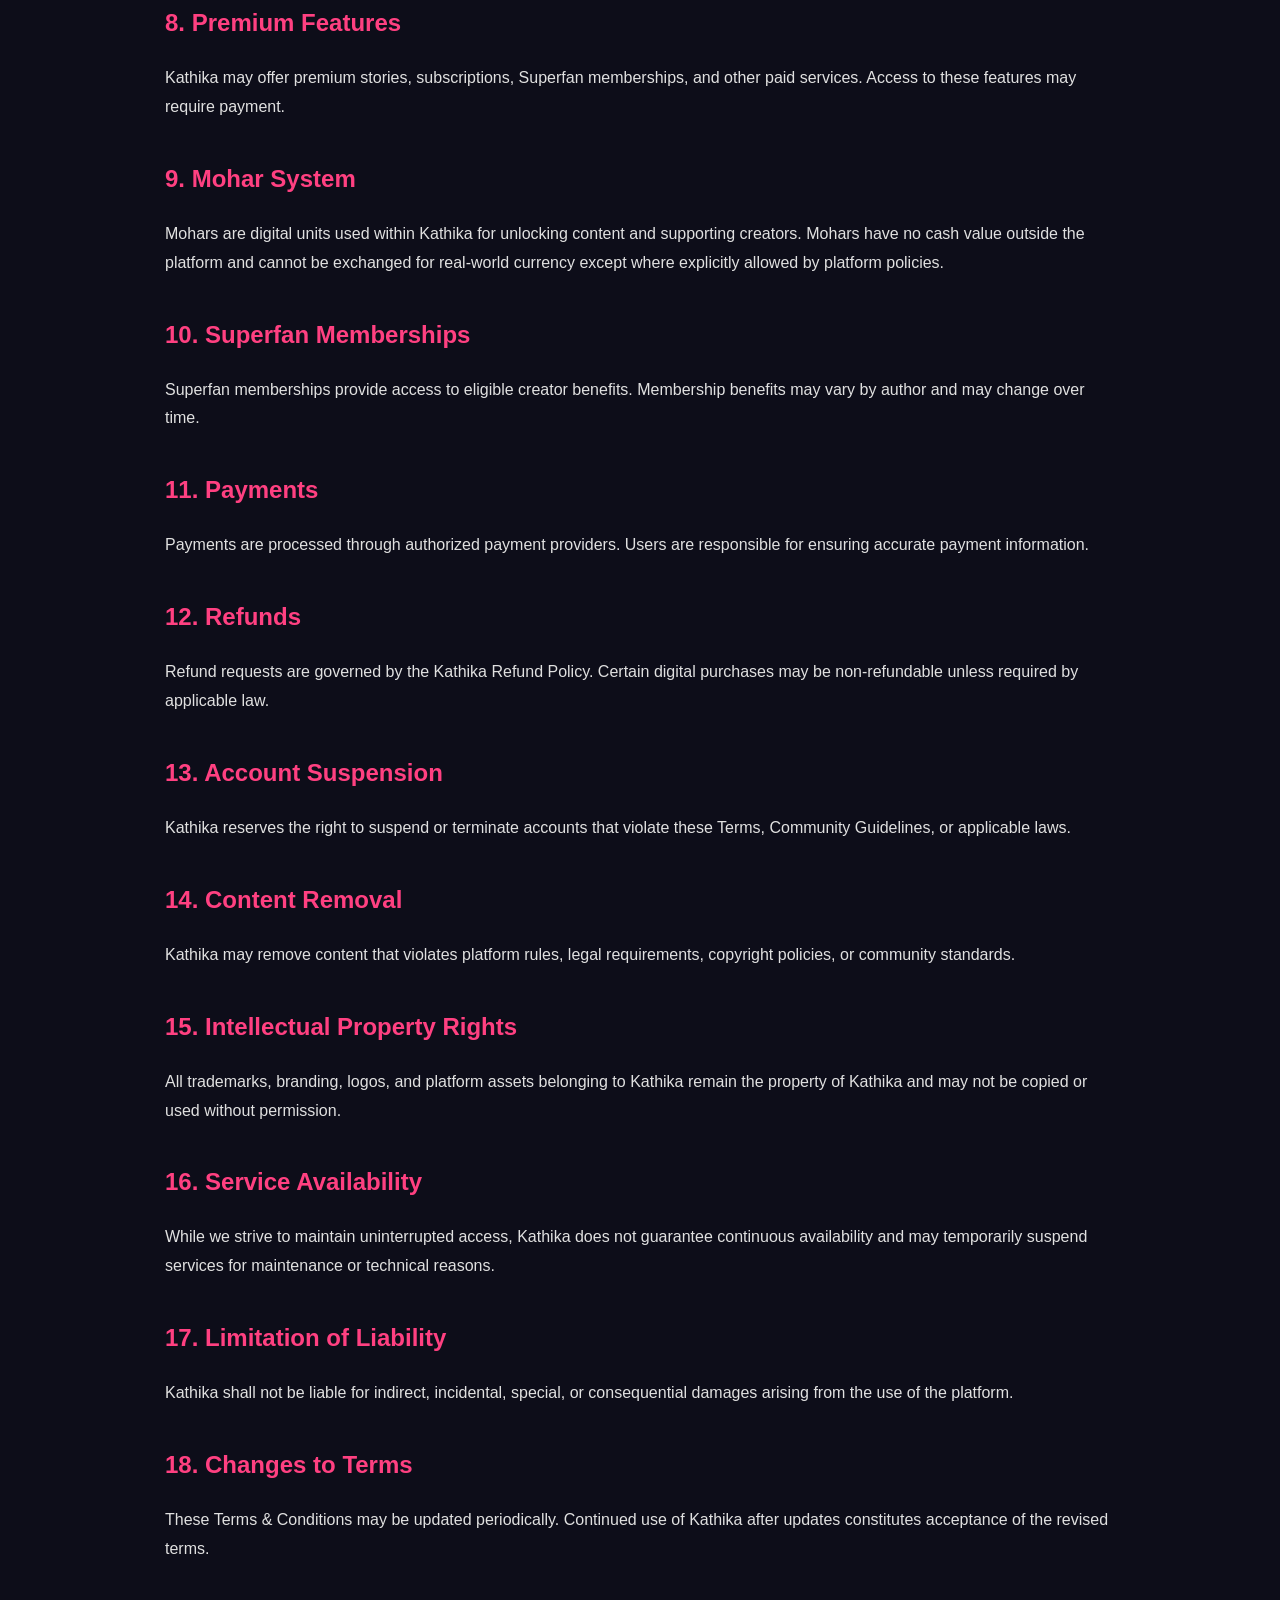
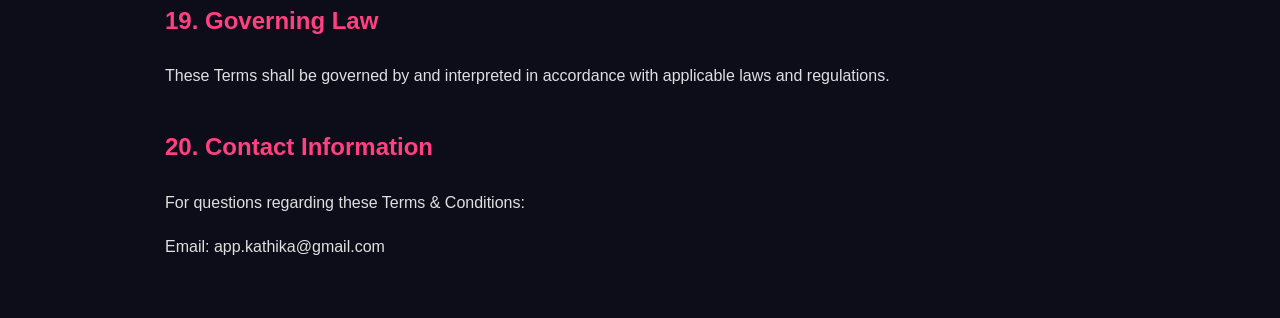
<file: terms-and-conditions.html>
<!DOCTYPE html>

<html lang="en">
<head>
<meta charset="UTF-8">
<meta name="viewport" content="width=device-width, initial-scale=1.0">
<title>Terms & Conditions - Kathika</title>
<link rel="stylesheet" href="style.css">
</head>
<body>

<div class="container">

<a href="index.html" class="back-btn">← Back to Legal Center</a>

<h1>Terms & Conditions</h1>

<p class="updated">Last Updated: June 2026</p>

<h2>1. Acceptance of Terms</h2>
<p>
By accessing or using Kathika, you agree to comply with these Terms & Conditions. If you do not agree with any part of these terms, you should discontinue use of the platform immediately.
</p>

<h2>2. User Accounts</h2>
<p>
Users are responsible for maintaining the security of their accounts and credentials. You are responsible for all activities performed through your account.
</p>

<h2>3. Eligibility</h2>
<p>
Users must meet the minimum age requirements applicable in their jurisdiction. Users under the age of 13 are not permitted to use Kathika.
</p>

<h2>4. Story Publishing</h2>
<p>
Kathika allows users to publish stories, chapters, reviews, comments, and other literary content. Users are solely responsible for the content they publish.
</p>

<h2>5. Content Ownership</h2>
<p>
Authors retain ownership of their original content. By publishing content on Kathika, authors grant Kathika a non-exclusive license to display, distribute, and promote such content within the platform.
</p>

<h2>6. Prohibited Content</h2>
<p>
The following content is prohibited:
</p>

<ul>
<li>Illegal content</li>
<li>Copyright infringement</li>
<li>Harassment or abuse</li>
<li>Hate speech</li>
<li>Spam or deceptive practices</li>
<li>Malware or harmful links</li>
<li>Fraudulent content</li>
</ul>

<h2>7. Community Conduct</h2>
<p>
Users must interact respectfully with other members of the Kathika community. Personal attacks, threats, bullying, and abusive behavior are not permitted.
</p>

<h2>8. Premium Features</h2>
<p>
Kathika may offer premium stories, subscriptions, Superfan memberships, and other paid services. Access to these features may require payment.
</p>

<h2>9. Mohar System</h2>
<p>
Mohars are digital units used within Kathika for unlocking content and supporting creators. Mohars have no cash value outside the platform and cannot be exchanged for real-world currency except where explicitly allowed by platform policies.
</p>

<h2>10. Superfan Memberships</h2>
<p>
Superfan memberships provide access to eligible creator benefits. Membership benefits may vary by author and may change over time.
</p>

<h2>11. Payments</h2>
<p>
Payments are processed through authorized payment providers. Users are responsible for ensuring accurate payment information.
</p>

<h2>12. Refunds</h2>
<p>
Refund requests are governed by the Kathika Refund Policy. Certain digital purchases may be non-refundable unless required by applicable law.
</p>

<h2>13. Account Suspension</h2>
<p>
Kathika reserves the right to suspend or terminate accounts that violate these Terms, Community Guidelines, or applicable laws.
</p>

<h2>14. Content Removal</h2>
<p>
Kathika may remove content that violates platform rules, legal requirements, copyright policies, or community standards.
</p>

<h2>15. Intellectual Property Rights</h2>
<p>
All trademarks, branding, logos, and platform assets belonging to Kathika remain the property of Kathika and may not be copied or used without permission.
</p>

<h2>16. Service Availability</h2>
<p>
While we strive to maintain uninterrupted access, Kathika does not guarantee continuous availability and may temporarily suspend services for maintenance or technical reasons.
</p>

<h2>17. Limitation of Liability</h2>
<p>
Kathika shall not be liable for indirect, incidental, special, or consequential damages arising from the use of the platform.
</p>

<h2>18. Changes to Terms</h2>
<p>
These Terms & Conditions may be updated periodically. Continued use of Kathika after updates constitutes acceptance of the revised terms.
</p>

<h2>19. Governing Law</h2>
<p>
These Terms shall be governed by and interpreted in accordance with applicable laws and regulations.
</p>

<h2>20. Contact Information</h2>
<p>
For questions regarding these Terms & Conditions:
</p>

<p>
Email: app.kathika@gmail.com
</p>

</div>

</body>
</html>
</file>
<file: style.css>
body{
margin:0;
padding:0;
background:#0D0D19;
color:#ffffff;
font-family:'Segoe UI',sans-serif;
line-height:1.8;
}

.container{
max-width:950px;
margin:auto;
padding:40px 20px;
}

h1{
color:#E91E63;
text-align:center;
margin-bottom:10px;
}

h2{
color:#FF4081;
margin-top:35px;
}

.updated{
text-align:center;
color:#9E9E9E;
margin-bottom:40px;
}

p{
color:#E0E0E0;
}

ul{
padding-left:20px;
}

li{
margin-bottom:10px;
}

.back-btn{
display:inline-block;
margin-bottom:30px;
color:#FF4081;
text-decoration:none;
font-weight:bold;
}

.back-btn:hover{
text-decoration:underline;
}

.card{
background:#18182B;
border:1px solid #2A2A40;
border-radius:16px;
padding:20px;
margin-bottom:15px;
}

.card a{
color:white;
text-decoration:none;
font-size:18px;
font-weight:bold;
}

.card:hover
</file>
